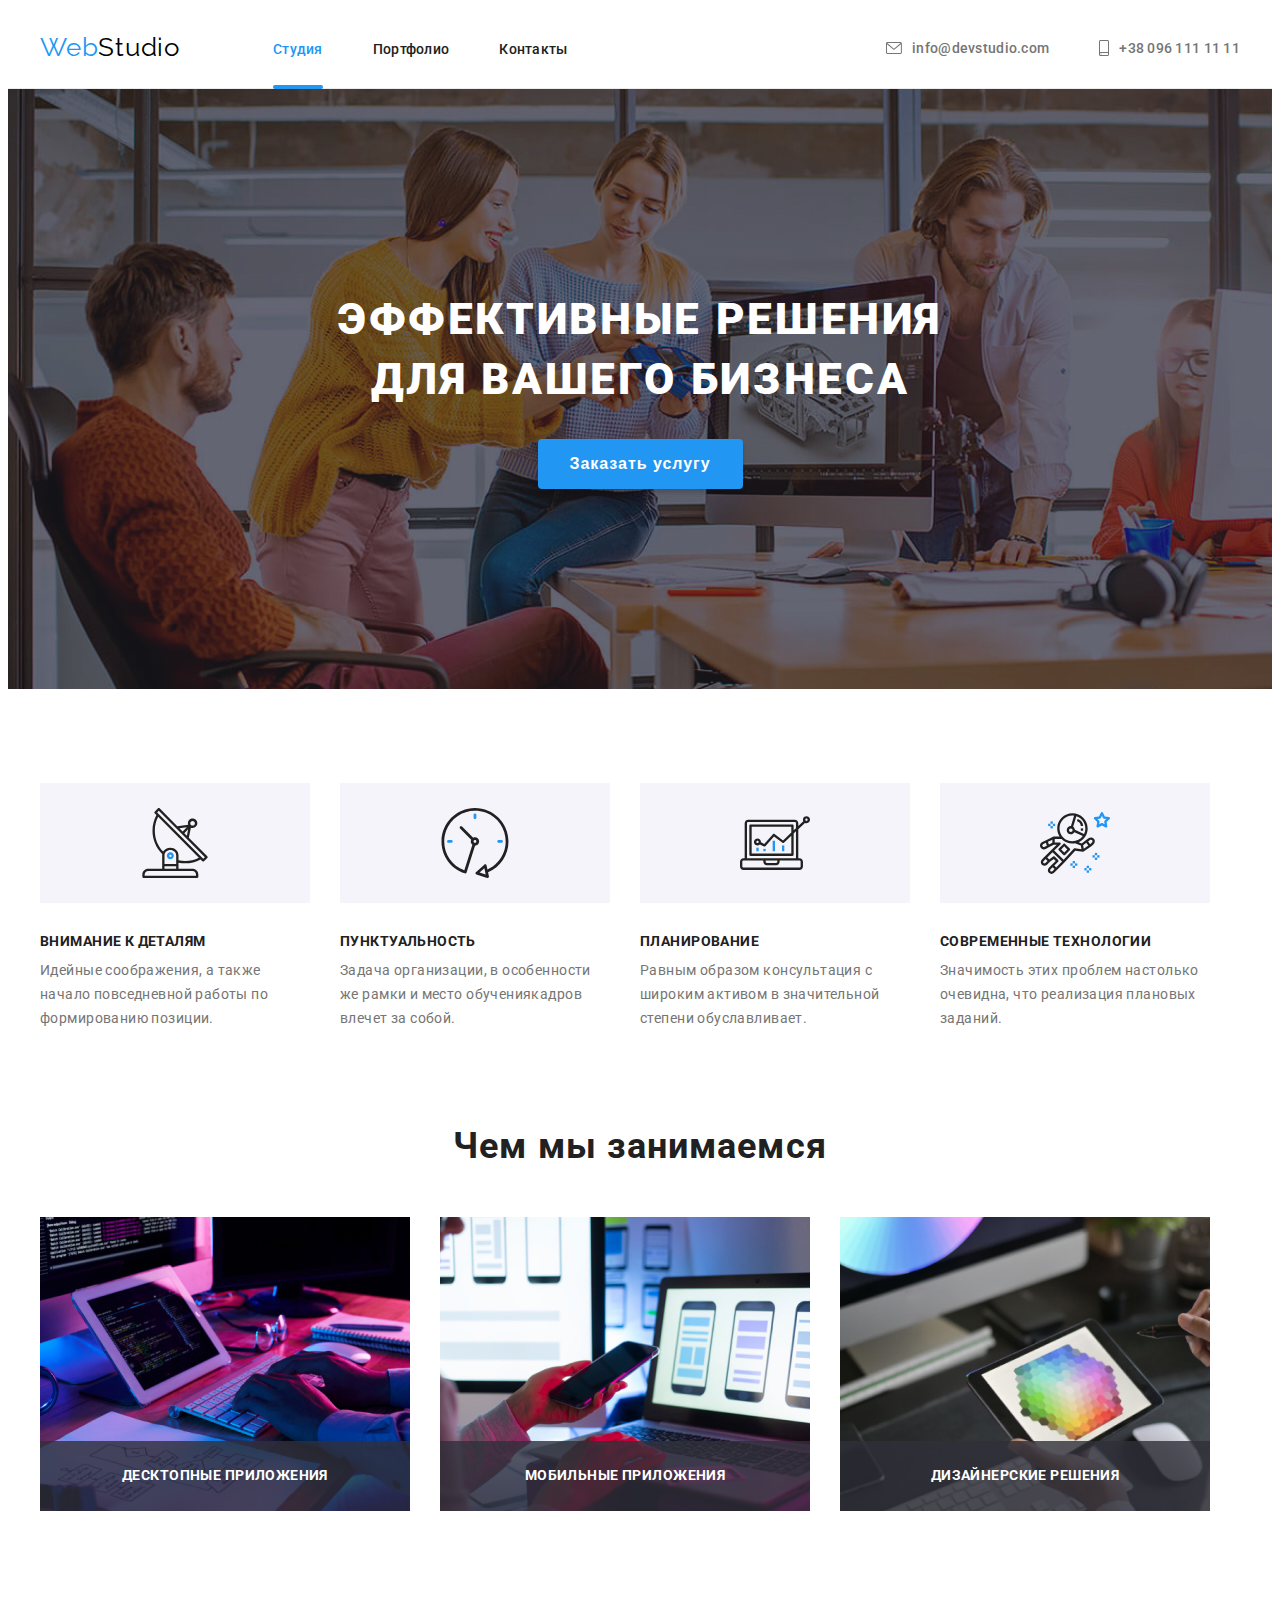
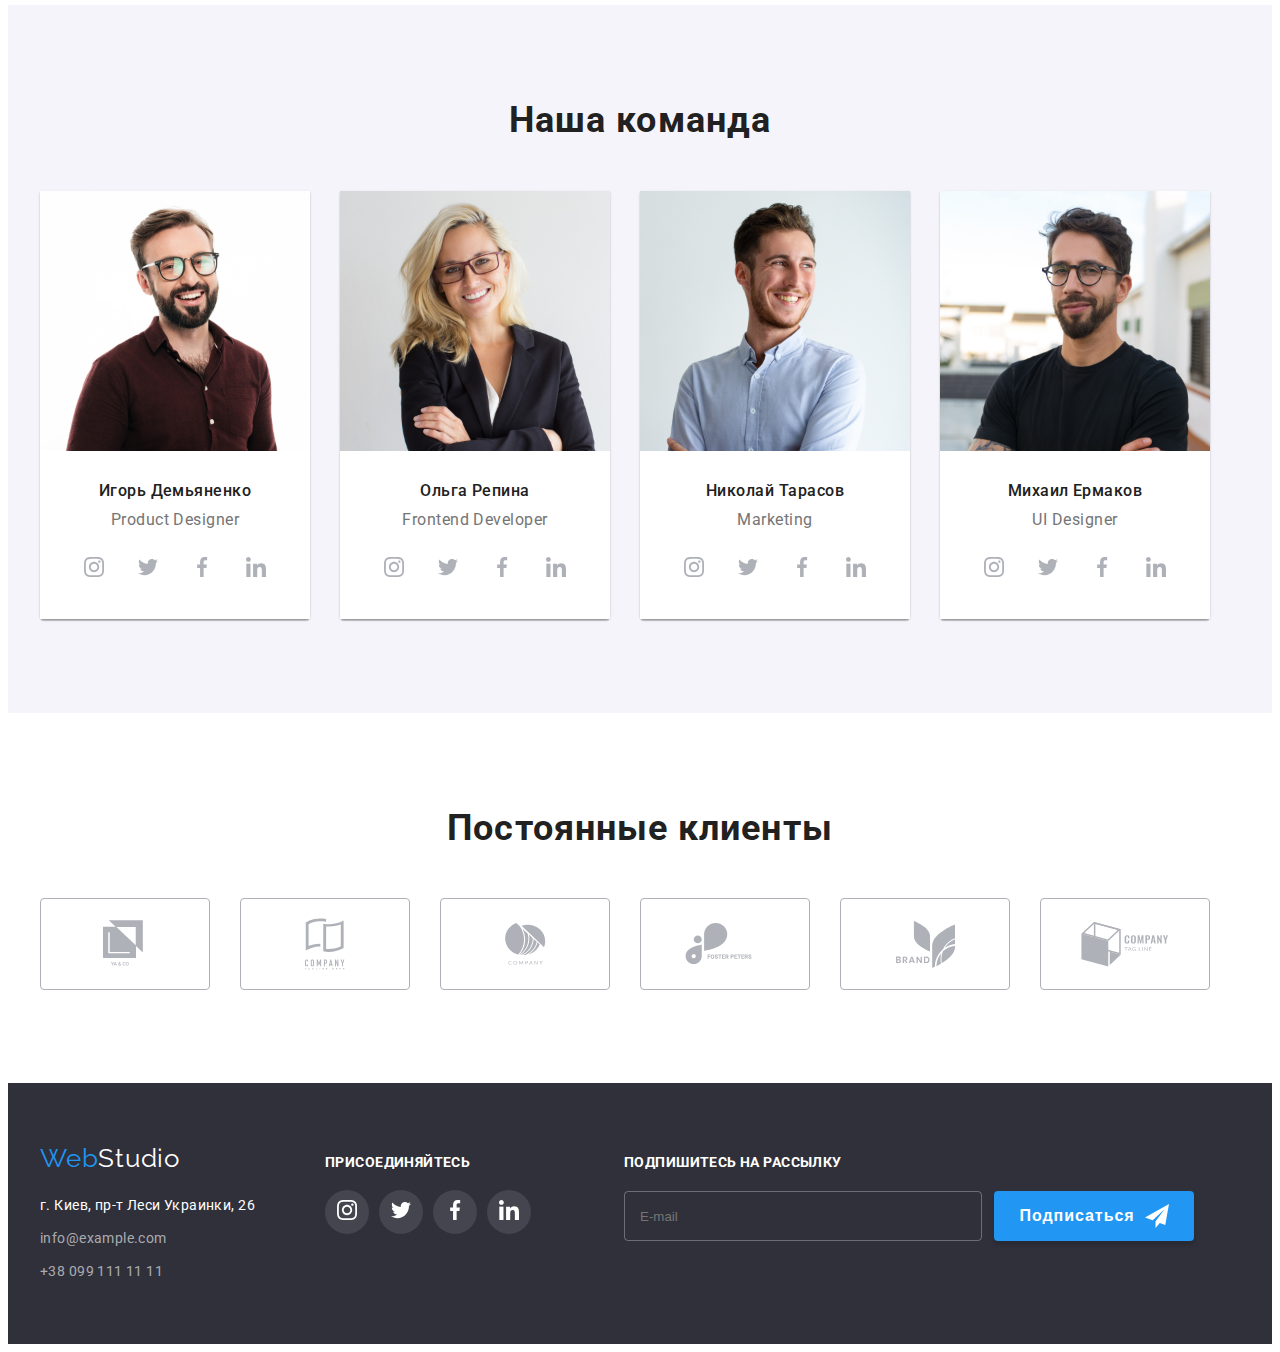
<file: index.html>
<!DOCTYPE html>
<html lang="ru">
<head>
    <meta charset="UTF-8">
    <meta name="viewport" content="width=device-width, initial-scale=1.0">
    <title>WebStudio</title>
    <link rel="stylesheet" href="https://cdnjs.cloudflare.com/ajax/libs/modern-normalize/1.0.0/modern-normalize.min.css"
        integrity="sha512-ISS7cAi1PEhQ8jnbJpJZMd29NlhNj4AWYyLOSp2CE/CsHxTCu+r+t0D2yoJudVrd0/8fTVPUVDzY5Tvli75u/g=="
        crossorigin="anonymous" />
    <link rel="preconnect" href="https://fonts.gstatic.com">
    <link href="https://fonts.googleapis.com/css2?family=Raleway:wght@700&family=Roboto:wght@400;500;700;900&display=swap"
        rel="stylesheet">
    <link rel="stylesheet" href="./css/styles.css">
</head>
<body>
    <header class="header">
        <div class="container">
            <nav class="navigation">
                <a class="navigation-logo link" href="#">
                    <span class="logo-color-web">Web</span>Studio
                </a>
                <ul class="nav-list list">
                    <li class="nav-list-item">
                        <a class="nav-link accent link" href="./index.html">Студия</a>
                    </li>
                    <li class="nav-list-item">
                        <a class="nav-link link" href="./portfolio.html">Портфолио</a>
                    </li>
                    <li class="nav-list-item">
                        <a class="nav-link link" href="#">Контакты</a>
                    </li>
                </ul>
            </nav>
                <ul class="contakt-list list">
                    <li class="contakt-list-item list">
                        <a class="contakt-link link" href="mailto:info@devstudio.com">
                            <svg class="contakct-icon logo-mail">
                                <use href="./image/sprite.svg#mail"></use>
                            </svg>
                            info@devstudio.com
                        </a>
                    </li>
                    <li class="contakt-list-item list">
                        <a class="contakt-link link" href="tel:+380961111111">
                            <svg class="contakct-icon logo-tel">
                                <use href="./image/sprite.svg#smartphone"></use>
                            </svg>
                            +38 096 111 11 11

                        </a>
                    </li>
                </ul>
        </div>
    </header>
    <main>
        <!--hero--> 
        <section class="hero">
            <div class="container">
                <h1 class="header-title">Эффективные решения<br> для вашего бизнеса</h1>
                <button class="order-btn" type="button" data-modal-open>Заказать услугу</button>
            </div>
        </section>

        <!-- benefits -->
        <section class="benefits-section">
            <div class="container">
                <h2 class="visually-hidden">Преимущества</h2>
                    <ul class="benefits-list list">
                    <li class="benefits-item">
                        <div class="thumb-benefits">
                            <svg class="benefits-icon">
                                <use href="./image/sprite.svg#antenna"></use>
                            </svg>
                        </div>
                        <h3>Внимание к деталям</h3>
                        <P>
                            Идейные соображения, а также начало повседневной работы по формированию позиции.
                        </P>
                    </li>
                    <li class="benefits-item">
                        <div class="thumb-benefits">
                            <svg class="benefits-icon">
                                <use href="./image/sprite.svg#clock"></use>
                            </svg>
                        </div>
                        <h3>Пунктуальность</h3>
                        <p>
                            Задача организации, в особенности же рамки и место обучениякадров влечет за собой.
                        </p>
                    </li>
                    <li class="benefits-item">
                        <div class="thumb-benefits">
                            <svg class="benefits-icon">
                                <use href="./image/sprite.svg#diagram"></use>
                            </svg>
                        </div>
                        <h3>Планирование</h3>
                        <p>
                            Равным образом консультация с широким активом в значительной степени обуславливает.
                        </p>
                    </li>
                    <li class="benefits-item">
                        <div class="thumb-benefits">
                            <svg class="benefits-icon">
                                <use href="./image/sprite.svg#astronaut"></use>
                            </svg>
                        </div>
                        <h3>Современные технологии</h3>
                        <p>
                            Значимость этих проблем настолько очевидна, что реализация плановых заданий.
                        </p>
                    </li>
                </ul>

            </div>
            
        </section>

        <!--about-->
        <section class="section-about">
            <div class="container">
                <h2 class="section-about-title">Чем мы занимаемся</h2>
                <ul class="about-list list">
                    <li class="about-item">
                        <img src="./image/about/box1.jpg" alt="розробка ПЗ" width="370" height="294">
                        <p class="description-img">
                            ДЕСКТОПНЫЕ ПРИЛОЖЕНИЯ
                        </p>
                    </li>
                    <li class="about-item">
                        <img src="./image/about/box2.jpg" alt="адаптація під різні платформи" width="370" height="294">
                        <p class="description-img">
                            МОБИЛЬНЫЕ ПРИЛОЖЕНИЯ
                        </p>
                    </li>
                    <li class="about-item">
                        <img src="./image/about/box3.jpg" alt="розробка дизайну" width="370" height="294">
                        <p class="description-img">
                            ДИЗАЙНЕРСКИЕ РЕШЕНИЯ
                        </p>
                    </li>
                </ul>
            </div>
        </section>

        <!--team-->
        <section class="section-team">
            <div class="container">
                <h2 class="team-title">Наша команда</h2>
                <ul class="team-list list">
                    <li class="team-item">
                        <img src="./image/team/img-card-1.jpg" alt="Игорь Демьяненко" width="270" height="260">
                            <div class="developers-information">
                                <h3 class="name-developers">Игорь Демьяненко</h3>
                                <p lang="en">Product Designer</p>
                                <ul class="list-socialnetwork list">
                                    <li class="list-item-icon">
                                        <a class="social-link" href="#">
                                            <svg class="socialnetwork-link">
                                                <use href="./image/sprite.svg#instagram"></use>
                                            </svg>
                                        </a>
                                    </li>
                                    <li class="list-item-icon">
                                        <a class="social-link" href="#">
                                            <svg class="socialnetwork-link">
                                                <use href="./image/sprite.svg#twitter"></use>
                                            </svg>
                                        </a>
                                    </li>
                                    <li class="list-item-icon">
                                        <a class="social-link" href="#">
                                            <svg class="socialnetwork-link">
                                                <use href="./image/sprite.svg#facebook"></use>
                                            </svg>
                                        </a>
                                    </li>
                                    <li class="list-item-icon">
                                        <a class="social-link" href="#">
                                            <svg class="socialnetwork-link">
                                                <use href="./image/sprite.svg#linkedin"></use>
                                            </svg>
                                        </a>
                                    </li>
                                </ul>
                        </div>
                    </li>
                    <li class="team-item">
                        <img src="./image/team/img-card-2.jpg" alt="Ольга Репина" width="270" height="260">
                            <div class="developers-information">
                                <h3 class="name-developers">Ольга Репина</h3>
                                <p lang="en">Frontend Developer</p>
                                <ul class="list-socialnetwork list">
                                    <li class="list-item-icon">
                                        <a class="social-link" href="#">
                                            <svg class="socialnetwork-link">
                                                <use href="./image/sprite.svg#instagram"></use>
                                            </svg>
                                        </a>
                                    </li>
                                    <li class="list-item-icon">
                                        <a class="social-link" href="#">
                                            <svg class="socialnetwork-link">
                                                <use href="./image/sprite.svg#twitter"></use>
                                            </svg>
                                        </a>
                                    </li>
                                    <li class="list-item-icon">
                                        <a class="social-link" href="#">
                                            <svg class="socialnetwork-link">
                                                <use href="./image/sprite.svg#facebook"></use>
                                            </svg>
                                        </a>
                                    </li>
                                    <li class="list-item-icon">
                                        <a class="social-link" href="#">
                                            <svg class="socialnetwork-link">
                                                <use href="./image/sprite.svg#linkedin"></use>
                                            </svg>
                                        </a>
                                    </li>
                                </ul>
                        </div>
                    </li>
                    <li class="team-item">
                        <img src="./image/team/img-card-3.jpg" alt="Николай Тарасов" width="270" height="260">
                            <div class="developers-information">
                                <h3 class="name-developers">Николай Тарасов</h3>
                                <p lang="en">Marketing</p>
                                <ul class="list-socialnetwork list">
                                    <li class="list-item-icon">
                                        <a class="social-link" href="#">
                                            <svg class="socialnetwork-link">
                                                <use href="./image/sprite.svg#instagram"></use>
                                            </svg>
                                        </a>
                                    </li>
                                    <li class="list-item-icon">
                                        <a class="social-link" href="#">
                                            <svg class="socialnetwork-link">
                                                <use href="./image/sprite.svg#twitter"></use>
                                            </svg>
                                        </a>
                                    </li>
                                    <li class="list-item-icon">
                                        <a class="social-link" href="#">
                                            <svg class="socialnetwork-link">
                                                <use href="./image/sprite.svg#facebook"></use>
                                            </svg>
                                        </a>
                                    </li>
                                    <li class="list-item-icon">
                                        <a class="social-link" href="#">
                                            <svg class="socialnetwork-link">
                                                <use href="./image/sprite.svg#linkedin"></use>
                                            </svg>
                                        </a>
                                    </li>
                                </ul>
                        </div>
                    </li>
                    <li class="team-item">
                        <img src="./image/team/img-card-4.jpg" alt="Михаил Ермаков" width="270" height="260">
                            <div class="developers-information">
                                <h3 class="name-developers">Михаил Ермаков</h3>
                                <p lang="en">UI Designer</p>
                                <ul class="list-socialnetwork list">
                                    <li class="list-item-icon">
                                        <a class="social-link" href="#">
                                            <svg class="socialnetwork-link">
                                                <use href="./image/sprite.svg#instagram"></use>
                                            </svg>
                                        </a>
                                    </li>
                                    <li class="list-item-icon">
                                        <a class="social-link" href="#">
                                            <svg class="socialnetwork-link">
                                                <use href="./image/sprite.svg#twitter"></use>
                                            </svg>
                                        </a>
                                    </li>
                                    <li class="list-item-icon">
                                        <a class="social-link" href="#">
                                            <svg class="socialnetwork-link">
                                                <use href="./image/sprite.svg#facebook"></use>
                                            </svg>
                                        </a>
                                    </li>
                                    <li class="list-item-icon">
                                        <a class="social-link" href="#">
                                            <svg class="socialnetwork-link">
                                                <use href="./image/sprite.svg#linkedin"></use>
                                            </svg>
                                        </a>
                                    </li>
                                </ul>
                        </div>
                    </li>
                </ul>
            </div>
        </section>
        <section class="client-section">
            <div class="container">
                <h2 class="team-title">Постоянные клиенты</h2>
                <ul class="list-client list">
                    <li class="list-item-client">
                        <a class="client-link" href="#">
                        <svg class="client-icon logo1">
                            <use href="./image/sprite.svg#logo1"></use>
                        </svg>
                        </a>
                    </li>
                    <li class="list-item-client">
                        <a class="client-link" href="#">
                            <svg class="client-icon logo2">
                                <use href="./image/sprite.svg#logo2"></use>
                            </svg>
                        </a>
                    </li>
                    <li class="list-item-client">
                        <a class="client-link" href="#">
                            <svg class="client-icon logo3">
                                <use href="./image/sprite.svg#logo3"></use>
                            </svg>
                        </a>
                    </li>
                    <li class="list-item-client">
                        <a class="client-link" href="#">
                            <svg class="client-icon logo4" >
                                <use href="./image/sprite.svg#logo4" ></use>
                            </svg>
                        </a>
                    </li>
                    <li class="list-item-client">
                        <a class="client-link" href="#">
                            <svg class="client-icon logo5" >
                                <use href="./image/sprite.svg#logo5"></use>
                            </svg>
                        </a>
                    </li>
                    <li class="list-item-client">
                        <a class="client-link" href="#">
                            <svg class="client-icon logo6">
                                <use href="./image/sprite.svg#logo6" ></use>
                            </svg>
                        </a>
                    </li>
                </ul>
            </div>
        </section>
    </main>
    <footer>
        <div class="container">
            <div class="footer-address">
            <a class="footer-logo-link link" href="#" lang="en"><span class="logo-color-web">Web</span>Studio</a>
            <address class="footer-address">
                <ul class="address-list-str list">
                    <li class="address-item">
                        <a class="address-str link" href="https://goo.gl/maps/5zfJ5Nwy4ZWv2nnCA" target="_blank">г. Киев, пр-т Леси Украинки, 26</a>
                    </li>
                    <li class="address-item">
                        <a class="address-mail link" href="mailto:info@example.com">info@example.com</a>
                    </li>
                    <li class="address-item">
                        <a class="address-tel link" href="tel:+380991111111">+38 099 111 11 11</a>
                    </li>
                </ul>
            </address>
            </div>
            <div class="footer-social">
            <p class="title-footer-social">присоединяйтесь</p>
            <ul class="list-socialnetwork list">
                <li class="list-item-icon footer-social-link">
                    <a href="#">
                        <svg class="socialnetwork-link-footer">
                            <use href="./image/sprite.svg#instagram"></use>
                        </svg>
                    </a>
                </li>
                <li class="list-item-icon footer-social-link">
                    <a href="#">
                        <svg class="socialnetwork-link-footer">
                            <use href="./image/sprite.svg#twitter"></use>
                        </svg>
                    </a>
                </li>
                <li class="list-item-icon footer-social-link">
                    <a href="#">
                        <svg class="socialnetwork-link-footer">
                            <use href="./image/sprite.svg#facebook"></use>
                        </svg>
                    </a>
                </li>
                <li class="list-item-icon footer-social-link">
                    <a href="#">
                        <svg class="socialnetwork-link-footer">
                            <use href="./image/sprite.svg#linkedin"></use>
                        </svg>
                    </a>
                </li>
            </ul>
            </div>
<div class="input-footer">
    <b class="title-footer-social">ПОДПИШИТЕСЬ НА РАССЫЛКУ</b>
    <form action="#" class="footer-form">
        <input class="input-mail-footer" type="email" name="mail-user-subscription" placeholder="E-mail">
        <button class="footer-modal-btn" type="submit">Подписаться
            <svg class="icon-telegr-btn">
                <use href="./image/sprite.svg#icon-telegram"></use>
            </svg>
        </button>

    </form>

</div>

        </div>
    </footer>
    <div class="backdrop is-hidden" data-modal>
        <div class="modal">
            <button type="button" class="modal-close-btn" data-modal-close>
                <svg class="icon-close">
                    <use href="./image/sprite.svg#close"></use>
                </svg>
            </button>
            <form action="#" class="modal-form">
            <b class="modal-title">Оставьте свои данные, мы вам перезвоним</b>
                <label class="modal-form-input-label">
                    Имя
                    <span class="modal-form-input-wrapper">
                        <input type="text" name="user-name" class="modal-form-input">
                        <svg class="modal-form-icon">
                            <use href="./image/sprite.svg#icon-men"></use>
                        </svg>
                    </span>
                </label>
            
                <label class="modal-form-input-label">
                    Телефон
                    <span class="modal-form-input-wrapper">
                        <input type="tel" name="user-phone" class="modal-form-input">
                        <svg class="modal-form-icon">
                            <use href="./image/sprite.svg#icon-tel"></use>
                        </svg>
                    </span>
                </label>

                <label class="modal-form-input-label">
                    Почта
                    <span class="modal-form-input-wrapper">
                        <input type="email" name="user-mail" class="modal-form-input">
                        <svg class="modal-form-icon">
                            <use href="./image/sprite.svg#icon-mail"></use>
                        </svg>
                    </span>
                </label>
            
                <label class="modal-form-input-label">
                    Комментарий
                    <textarea name="user-message" class="modal-form-message" placeholder="Введите текст"></textarea>
                </label>
            
                <input type="checkbox" name="user-policy" id="policy-check" class="modal-form-check-policy visually-hidden">
                <label for="policy-check" class="modal-form-label-policy">Соглашаюсь с рассылкой и принимаю <a href="">Условия
                        договора</a> </label>
                <button type="submit" class="order-btn-modal">отправить</button>
            </form>
        </div>
    </div>
    <script src="./js/modal.js"></script>
</body>
</html>
</file>
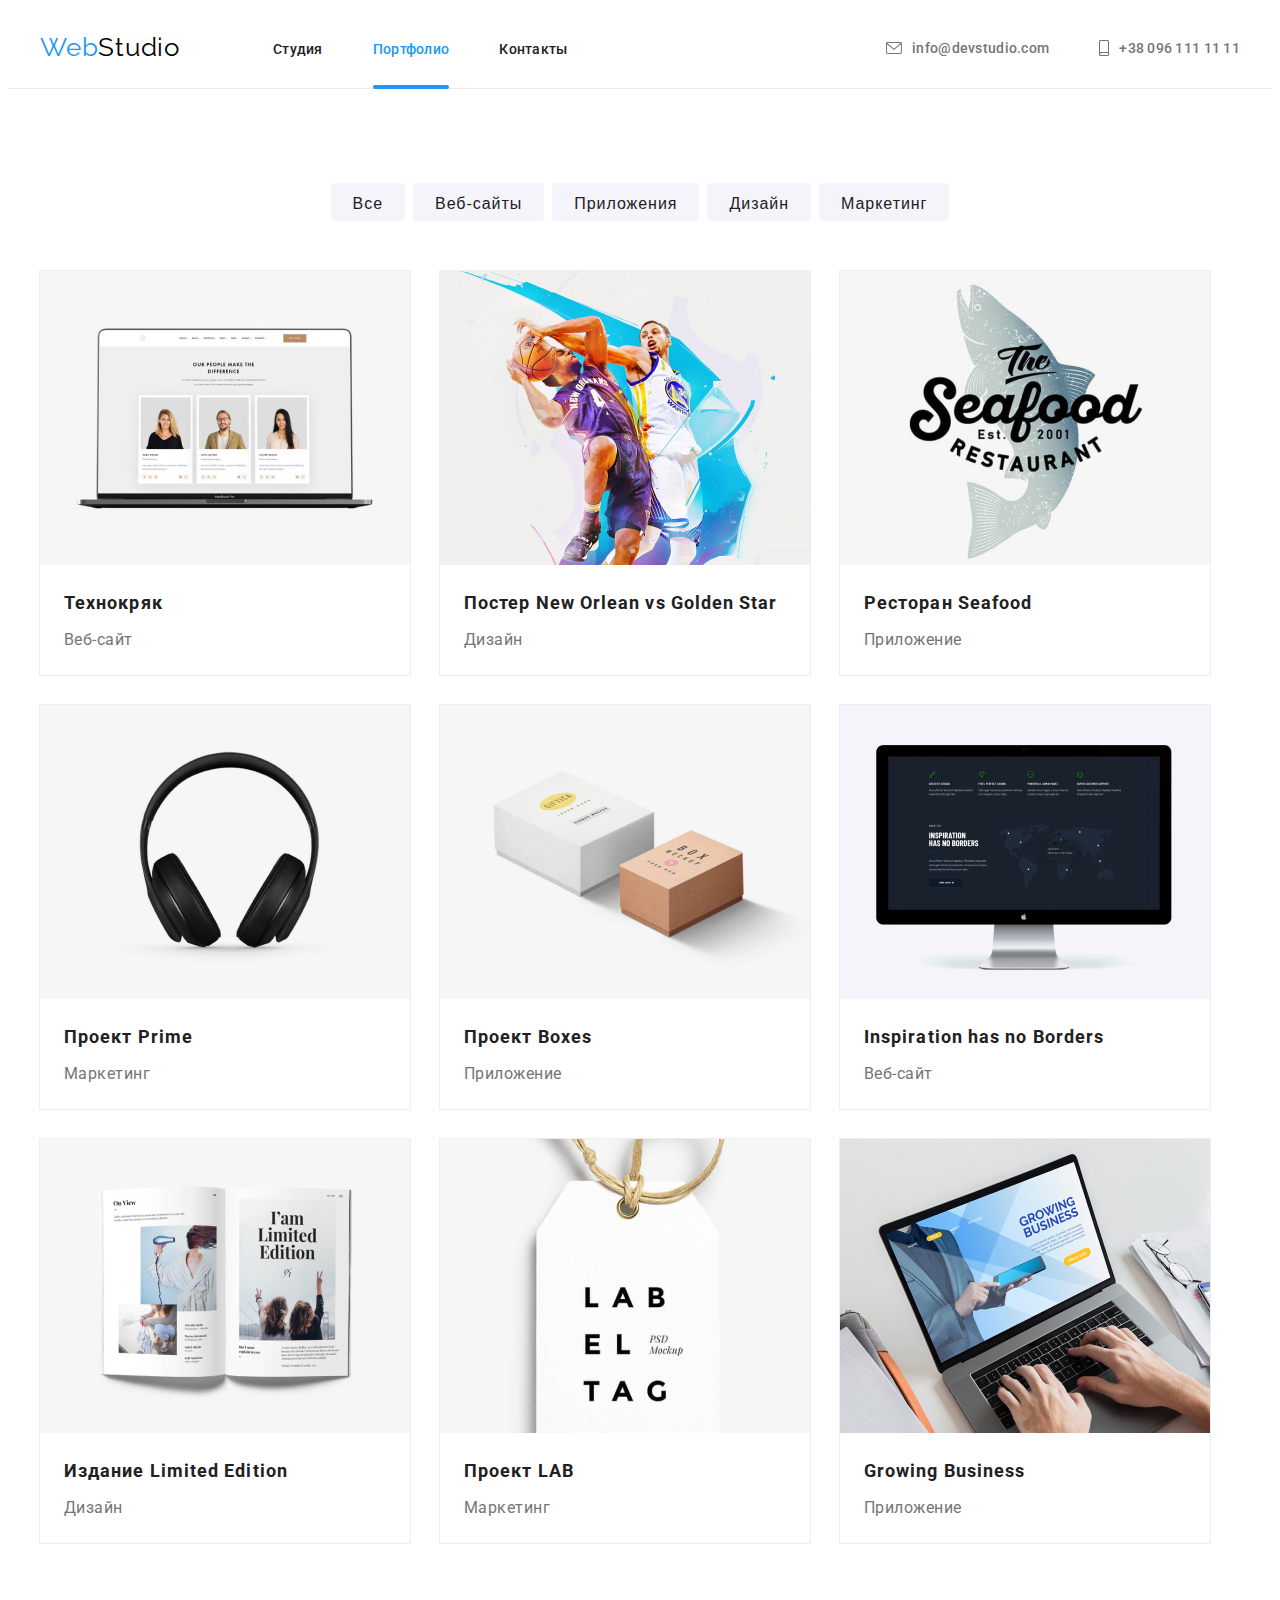
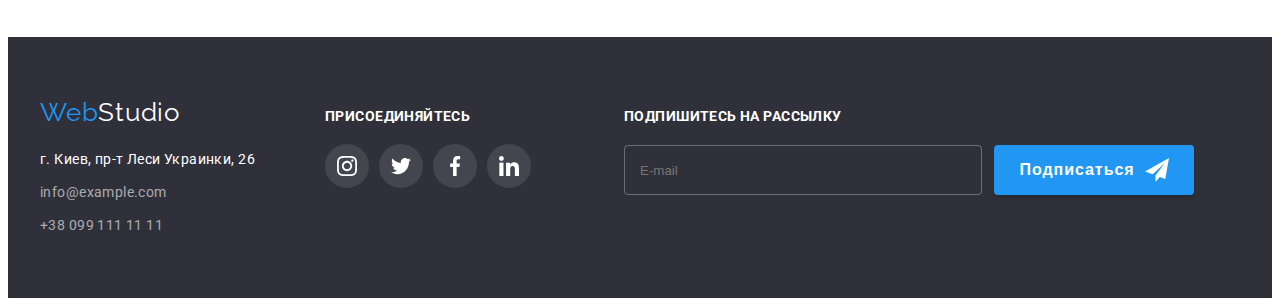
<file: portfolio.html>
<!DOCTYPE html>
<html lang="ru">

<head>
    <meta charset="UTF-8">
    <meta name="viewport" content="width=device-width, initial-scale=1.0">
    <title>WebStudio</title>
    <link rel="stylesheet" href="https://cdnjs.cloudflare.com/ajax/libs/modern-normalize/1.0.0/modern-normalize.min.css"
        integrity="sha512-ISS7cAi1PEhQ8jnbJpJZMd29NlhNj4AWYyLOSp2CE/CsHxTCu+r+t0D2yoJudVrd0/8fTVPUVDzY5Tvli75u/g=="
        crossorigin="anonymous" />
    <link rel="preconnect" href="https://fonts.gstatic.com">
    <link href="https://fonts.googleapis.com/css2?family=Raleway:wght@700&family=Roboto:wght@400;500;700;900&display=swap"
        rel="stylesheet">
    <link rel="stylesheet" href="./css/styles.css">
</head>

<body>
    <header class="header">
        <div class="container">
            <nav class="navigation">
                <a class="navigation-logo link" href="#">
                    <span class="logo-color-web">Web</span>Studio
                </a>
                <ul class="nav-list list">
                    <li class="nav-list-item">
                        <a class="nav-link link" href="./index.html">Студия</a>
                    </li>
                    <li class="nav-list-item">
                        <a class="nav-link accent link" href="./portfolio.html">Портфолио</a>
                    </li>
                    <li class="nav-list-item">
                        <a class="nav-link link" href="#">Контакты</a>
                    </li>
                </ul>
            </nav>
                <ul class="contakt-list list">
                    <li class="contakt-list-item list">
                        <a class="contakt-link link" href="mailto:info@devstudio.com">
                            <svg class="contakct-icon logo-mail">
                                <use href="./image/sprite.svg#mail"></use>
                            </svg>
                            info@devstudio.com
                        </a>
                    </li>
                    <li class="contakt-list-item list">
                        <a class="contakt-link link" href="tel:+380961111111">
                            <svg class="contakct-icon logo-tel">
                                <use href="./image/sprite.svg#smartphone"></use>
                            </svg>
                            +38 096 111 11 11
                
                        </a>
                    </li>
                </ul>
        </div>
    </header>
    <main>
            <section class="my-work">
                <div class="container">
                <h1 class="visually-hidden">Нашы работы</h1>
                <ul class="list-button list">
                    <li class="button-item">
                        <button class="button-title" type="button">Все</button>
                    </li>
                    <li class="button-item">
                        <button class="button-title" type="button">Веб-сайты</button>
                    </li>
                    <li class="button-item">
                        <button class="button-title" type="button">Приложения</button>
                    </li>
                    <li class="button-item">
                        <button class="button-title" type="button">Дизайн</button>
                    </li>
                    <li class="button-item">
                        <button class="button-title" type="button">Маркетинг</button>
                    </li>
                </ul>
                <ul class="my-work-list list">
                    <li class="my-work-item list">
                        <a class="my-work-link link" href="#">
                            <div class="img-wraper">
                                <img src="./image/our-works/laptop.jpg" alt="ноутбук" width="370" height="294">
                            <p class="overlay">
                                Технокряк это современная площадка распространения коронавируса. Компании используют эту платформу для цифрового
                                шпионажа и атак на защищённые сервера конкурентов.
                            </p>
                            </div>
                                <div class="description-my-work">
                                    <h2 class="my-work-title">Технокряк</h2>
                                <p class="my-work-text">Веб-сайт</p>
                        </div>
                            </a>
                    </li>
                    <li class="my-work-item list">
                        <a class="my-work-link link" href="#">
                            <div class="img-wraper">
                            <img src="./image/our-works/basketball-players.jpg" alt="баскетболисты" width="370" height="294">
                            <p class="overlay">
                                Технокряк это современная площадка распространения коронавируса. Компании используют эту платформу для цифрового
                                шпионажа и атак на защищённые сервера конкурентов.
                            </p>
                        </div>
                                <div class="description-my-work">
                                    <h2 class="my-work-title">Постер <span lang="en">New Orlean vs Golden Star</span></h2>
                                <p class="my-work-text">Дизайн</p>
                        </div>
                            </a>
                    </li>
                    <li class="my-work-item list">
                        <a class="my-work-link link" href="#">
                            <div class="img-wraper">
                                <img src="./image/our-works/logo-rest.jpg" alt="логотип" width="370" height="294">
                                <p class="overlay">
                                    Технокряк это современная площадка распространения коронавируса. Компании используют эту платформу для цифрового
                                    шпионажа и атак на защищённые сервера конкурентов.
                                </p>
                            </div>
                            
                                <div class="description-my-work">
                                    <h2 class="my-work-title">Ресторан <span lang="en">Seafood</span></h2>
                                 <p class="my-work-text">Приложение</p>
                        </div>
                                </a>
                    </li>
                    <li class="my-work-item list">
                        <a class="my-work-link link" href="#">
                            <div class="img-wraper">
                                <img src="./image/our-works/headphone.jpg" alt="наушники" width="370" height="294">
                                <p class="overlay">
                                    Технокряк это современная площадка распространения коронавируса. Компании используют эту платформу для цифрового
                                    шпионажа и атак на защищённые сервера конкурентов.
                                </p>
                            </div>
                                <div class="description-my-work">
                                    <h2 class="my-work-title">Проект <span lang="en">Prime</span></h2>
                                <p class="my-work-text">Маркетинг</p>  
                        </div>
                            </a>                            
                    </li>
                    <li class="my-work-item list">
                        <a class="my-work-link link" href="#">
                            <div class="img-wraper">
                                <img src="./image/our-works/box.jpg" alt="коробки" width="370" height="294">
                                <p class="overlay">
                                    Технокряк это современная площадка распространения коронавируса. Компании используют эту платформу для цифрового
                                    шпионажа и атак на защищённые сервера конкурентов.
                                </p>
                            </div>
                            
                                <div class="description-my-work">
                                    <h2 class="my-work-title">Проект <span lang="en">Boxes</span></h2>
                                <p class="my-work-text">Приложение</p>
                        </div>
                            </a>                            
                    </li>
                    <li class="my-work-item list">
                        <a class="my-work-link link" href="#">
                            <div class="img-wraper">
                                <img src="./image/our-works/monitor.jpg" alt="монитор" width="370" height="294">
                                <p class="overlay">
                                    Технокряк это современная площадка распространения коронавируса. Компании используют эту платформу для цифрового
                                    шпионажа и атак на защищённые сервера конкурентов.
                                </p>
                            </div>
                            
                                <div class="description-my-work">
                                    <h2 class="my-work-title" lang="en">Inspiration has no Borders</h2>
                                <p class="my-work-text">Веб-сайт</p>
                        </div>
                            </a>                         
                    </li>
                    <li class="my-work-item list">
                        <a class="my-work-link link" href="#">
                            <div class="img-wraper">
                                <img src="./image/our-works/book.jpg" alt="книга" width="370" height="294">
                                <p class="overlay">
                                    Технокряк это современная площадка распространения коронавируса. Компании используют эту платформу для цифрового
                                    шпионажа и атак на защищённые сервера конкурентов.
                                </p>
                            </div>
                            
                                <div class="description-my-work">
                                    <h2 class="my-work-title">Издание <span lang="en">Limited Edition</span></h2>
                                <p class="my-work-text">Дизайн</p>
                        </a>                        
                    </li>
                    <li class="my-work-item list">
                        <a class="my-work-link link" href="#">
                            <div class="img-wraper">
                                <img src="./image/our-works/label.jpg" alt="ярлык" width="370" height="294">
                                <p class="overlay">
                                    Технокряк это современная площадка распространения коронавируса. Компании используют эту платформу для цифрового
                                    шпионажа и атак на защищённые сервера конкурентов.
                                </p>
                            </div>
                            
                                <div class="description-my-work">
                                    <h2 class="my-work-title">Проект <span lang="en">LAB</span></h2>
                                <p class="my-work-text">Маркетинг</p>
                        </div>
                            </a>                           
                    </li>
                    <li class="my-work-item list">
                        <a class="my-work-link link" href="#">
                            <div class="img-wraper">
                                <img src="./image/our-works/working-laptop.jpg" alt="работа на ноутбуке" width="370" height="294">
                                <p class="overlay">
                                    Технокряк это современная площадка распространения коронавируса. Компании используют эту платформу для цифрового
                                    шпионажа и атак на защищённые сервера конкурентов.
                                </p>
                            </div>
                            
                                <div class="description-my-work">
                                    <h2 class="my-work-title" lang="en">Growing Business</h2>
                                <p class="my-work-text">Приложение</p>
                        </div>
                            </a>
                    </li>
                </ul>
                </div>
            </section>
        </main>

    <footer>
        <div class="container">
            <div class="footer-address">
                <a class="footer-logo-link link" href="#" lang="en"><span class="logo-color-web">Web</span>Studio</a>
                <address class="footer-address">
                    <ul class="address-list-str list">
                        <li class="address-item">
                            <a class="address-str link" href="https://goo.gl/maps/5zfJ5Nwy4ZWv2nnCA" target="_blank">г.
                                Киев, пр-т Леси Украинки, 26</a>
                        </li>
                        <li class="address-item">
                            <a class="address-mail link" href="mailto:info@example.com">info@example.com</a>
                        </li>
                        <li class="address-item">
                            <a class="address-tel link" href="tel:+380991111111">+38 099 111 11 11</a>
                        </li>
                    </ul>
                </address>
            </div>
            <div class="footer-social">
                <h2 class="title-footer-social">присоединяйтесь</h2>
                <ul class="list-socialnetwork list">
                    <li class="list-item-icon footer-social-link">
                        <a class="icon" href="#">
                            <svg class="socialnetwork-link-footer">
                                <use href="./image/sprite.svg#instagram"></use>
                            </svg>
                        </a>
                    </li>
                    <li class="list-item-icon footer-social-link">
                        <a class="icon" href="#">
                            <svg class="socialnetwork-link-footer">
                                <use href="./image/sprite.svg#twitter"></use>
                            </svg>
                        </a>
                    </li>
                    <li class="list-item-icon footer-social-link">
                        <a class="icon" href="#">
                            <svg class="socialnetwork-link-footer">
                                <use href="./image/sprite.svg#facebook"></use>
                            </svg>
                        </a>
                    </li>
                    <li class="list-item-icon footer-social-link">
                        <a class="icon" href="#">
                            <svg class="socialnetwork-link-footer">
                                <use href="./image/sprite.svg#linkedin"></use>
                            </svg>
                        </a>
                    </li>
                </ul>
            </div>
            <div class="input-footer">
                <b class="title-footer-social">ПОДПИШИТЕСЬ НА РАССЫЛКУ</b>
                <form action="#" class="footer-form">
                    <input class="input-mail-footer" type="email" name="mail-user-subscription" placeholder="E-mail">
                    <button class="footer-modal-btn" type="submit">Подписаться
                        <svg class="icon-telegr-btn">
                            <use href="./image/sprite.svg#icon-telegram"></use>
                        </svg>
                    </button>
            
                </form>
            
            </div>
        </div>

        
    </footer>
</body>

</html>
</file>
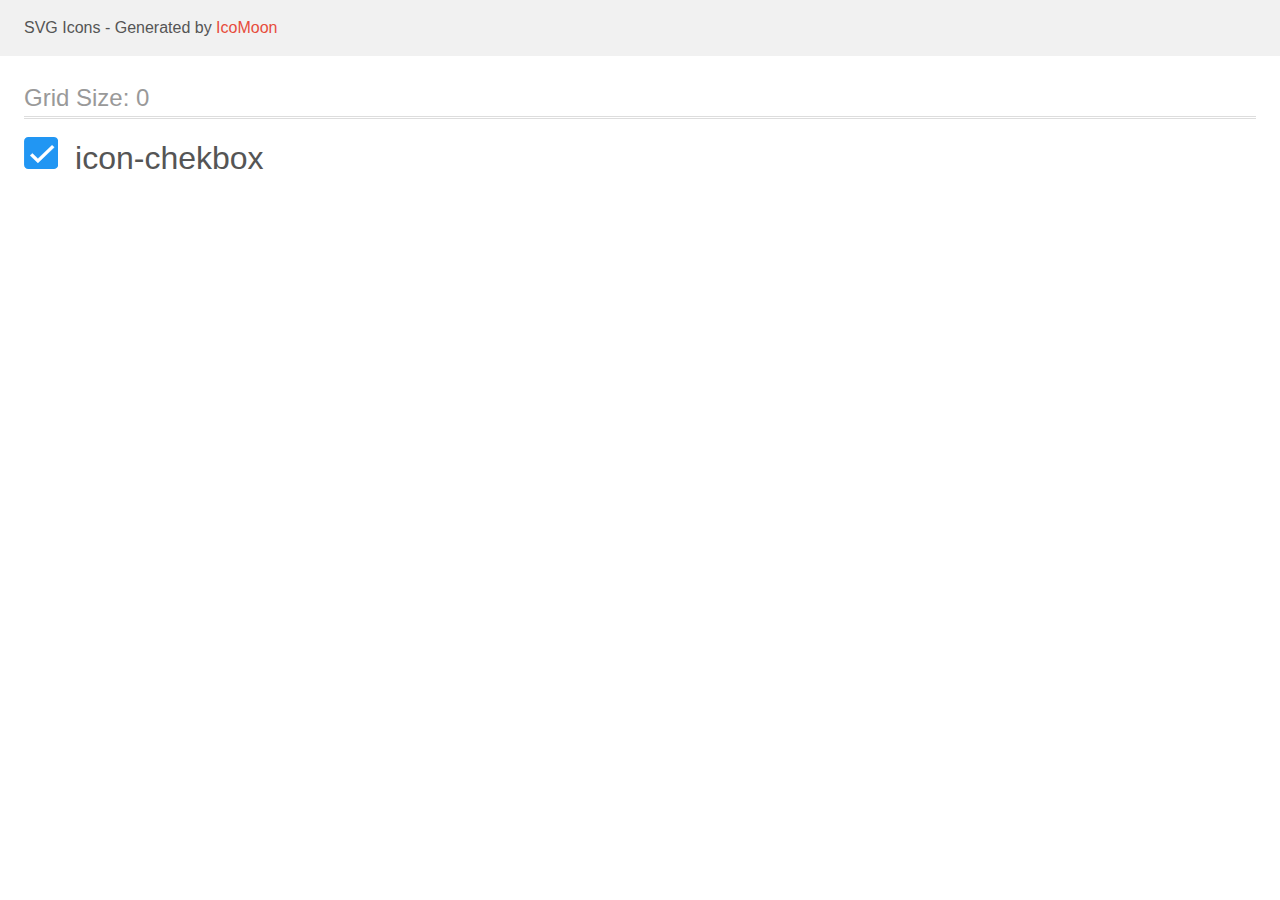
<file: image/chekbox/demo.html>
<!doctype html>
<html>
<head>
    <title>IcoMoon - SVG Icons</title>
    <meta charset="utf-8">
    <meta name="viewport" content="width=device-width, initial-scale=1">
    <link rel="stylesheet" href="demo-files/demo.css">
    <link rel="stylesheet" href="style.css">
</head>
<body>
<svg aria-hidden="true" style="position: absolute; width: 0; height: 0; overflow: hidden;" version="1.1" xmlns="http://www.w3.org/2000/svg" xmlns:xlink="http://www.w3.org/1999/xlink">
<defs>
<symbol id="icon-chekbox" viewBox="0 0 34 32">
<path fill="#2196f3" style="fill: var(--color1, #2196f3)" d="M4.267 0h25.6c2.356 0 4.267 1.91 4.267 4.267v23.467c0 2.356-1.91 4.267-4.267 4.267h-25.6c-2.356 0-4.267-1.91-4.267-4.267v-23.467c0-2.356 1.91-4.267 4.267-4.267z"></path>
<path fill="#fff" style="fill: var(--color2, #fff); stroke: var(--color2, #fff)" stroke="#fff" stroke-linejoin="miter" stroke-linecap="butt" stroke-miterlimit="4" stroke-width="0.4267" d="M8.442 16.537l-0.147-0.14-2.205 2.088 7.767 7.41 16.318-15.567-2.19-2.089-14.128 13.465-5.416-5.167z"></path>
</symbol>
</defs>
</svg>

<header class="bgc1 clearfix">
<div class="mhl">
    <p>SVG Icons - Generated by <a href="https://icomoon.io/app">IcoMoon</a></p>
</div>
</header>
    <div class="clearfix mhl ptl">
        <h1 class="mvm mtn fgc1">Grid Size: 0</h1>
        <div class="glyph fs1">
            <div class="clearfix pbs">
                <svg class="icon icon-chekbox"><use xlink:href="#icon-chekbox"></use></svg><span class="name"> icon-chekbox</span>
            </div>
        </div>
  </div>
<script defer src="svgxuse.js"></script>
</body>
</html>
</file>
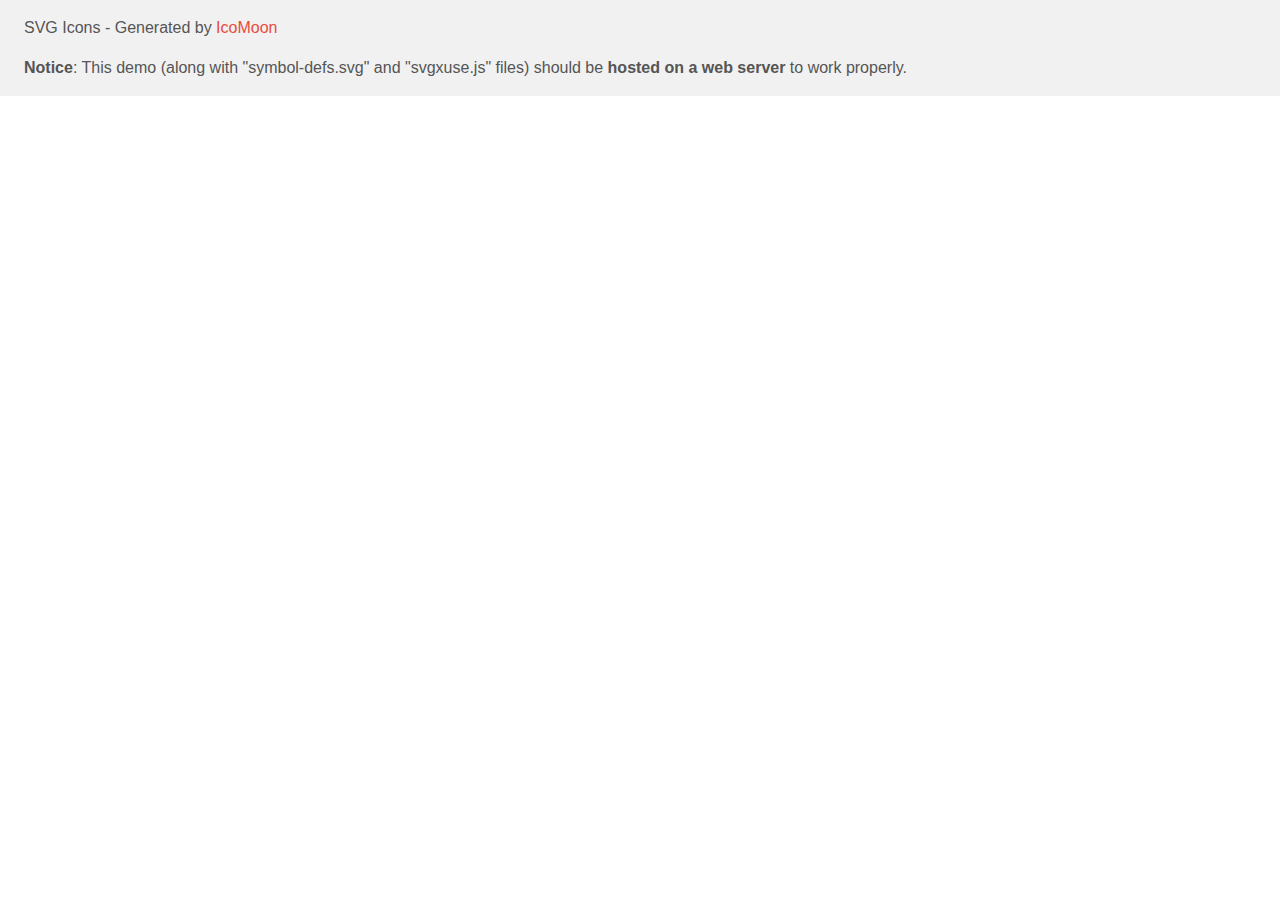
<file: image/icomoon/demo-external-svg.html>
<!doctype html>
<html>
<head>
    <title>IcoMoon - SVG Icons</title>
    <meta charset="utf-8">
    <meta name="viewport" content="width=device-width, initial-scale=1">
    <link rel="stylesheet" href="demo-files/demo.css">
    <link rel="stylesheet" href="style.css">
</head>
<body>
<header class="bgc1 clearfix">
<div class="mhl">
    <p>SVG Icons - Generated by <a href="https://icomoon.io/app">IcoMoon</a></p><p><strong>Notice</strong>: This demo (along with "symbol-defs.svg" and "svgxuse.js" files) should be <b>hosted on a web server</b> to work properly.</p>
</div>
</header>
<script defer src="svgxuse.js"></script>
</body>
</html>
</file>
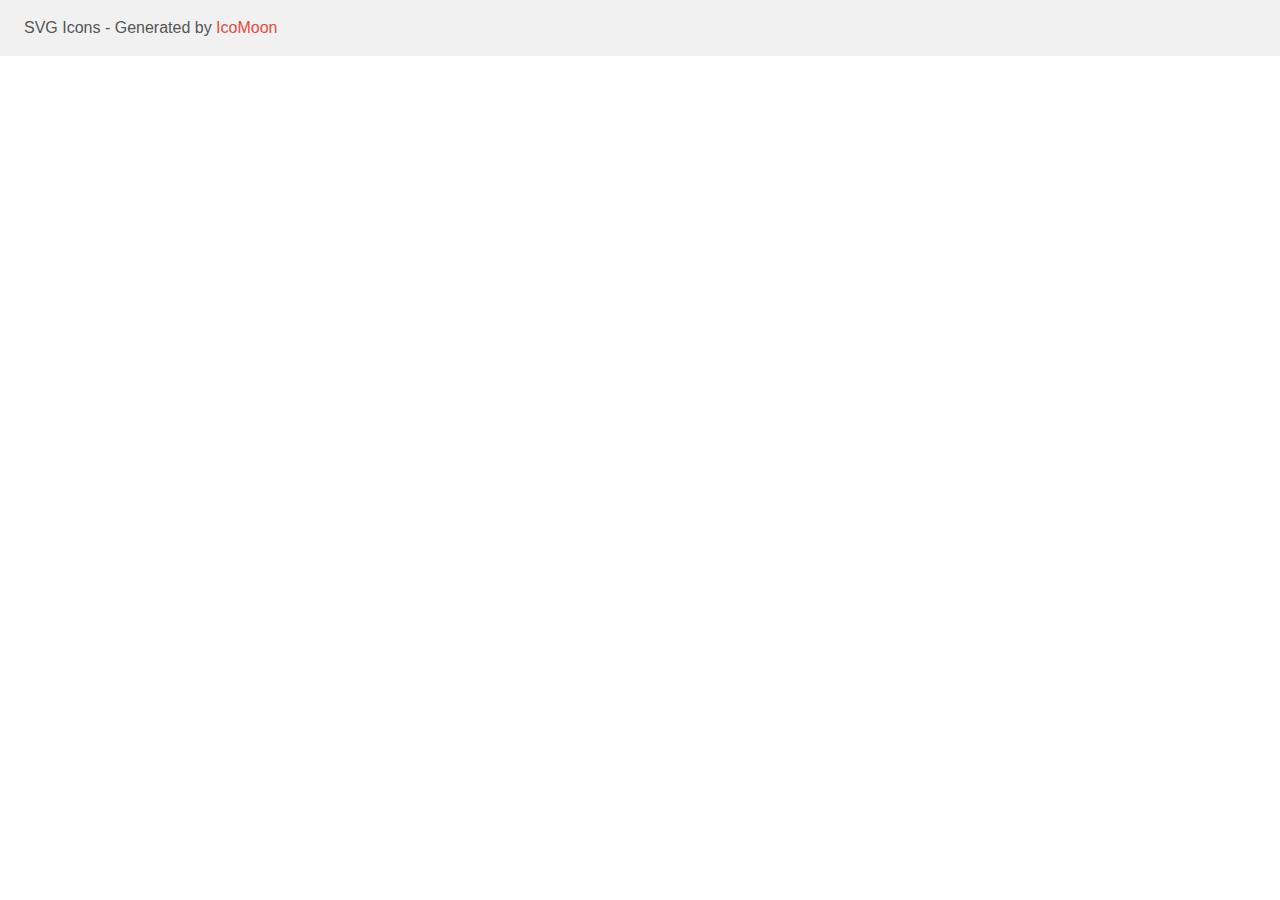
<file: image/icomoon/demo.html>
<!doctype html>
<html>
<head>
    <title>IcoMoon - SVG Icons</title>
    <meta charset="utf-8">
    <meta name="viewport" content="width=device-width, initial-scale=1">
    <link rel="stylesheet" href="demo-files/demo.css">
    <link rel="stylesheet" href="style.css">
</head>
<body>
<svg aria-hidden="true" style="position: absolute; width: 0; height: 0; overflow: hidden;" version="1.1" xmlns="http://www.w3.org/2000/svg" xmlns:xlink="http://www.w3.org/1999/xlink">
<defs>
</defs>
</svg>

<header class="bgc1 clearfix">
<div class="mhl">
    <p>SVG Icons - Generated by <a href="https://icomoon.io/app">IcoMoon</a></p>
</div>
</header>
<script defer src="svgxuse.js"></script>
</body>
</html>
</file>
<file: css/styles.css>
/* колір тексту абзаців #757575 */
/* колір тексту заголовків #212121 8 */
/* колір фокусу #2196F3 */
/* колір фону шапки та підвалу #2F303A */
/* колір фону сторінки  #E5E5E5 */
/* колір фону секції "наша команда #F5F4FA */

:root {
  --primary-text-color: #757575;
  --secondary-text-color: #212121;
  --accent-color: #2196f3;
  --primary-icon-color: #afb1b8;
  --background-icon-footer-color: rgba(255, 255, 255, 0.1);
  --primary-footer-head-color: #2f303a;
  --primary-team-color: #f5f4fa;
  --primary-black-color: #000000;
  --primary-white-color: #ffffff;
  --hover-color-btn: #188ce8;
  --primary-backgroun-color-team: #f5f4fa;
  --primary-white-transparent: rgba(255, 255, 255, 0.6);
  --primary-background-color-description-img: rgba(47, 48, 58, 0.8);
  --primary-backdrop-color: rgba(0, 0, 0, 0.2);
}

h1,
h2,
h3,
h4,
h5,
h6,
p {
  margin: 0;
}

ul,
ol {
  margin: 0;
  padding: 0;
}

img {
  display: block;
}

.link {
  text-decoration: none;
}
.list {
  list-style: none;
}

.container {
  width: 1200px;
  margin: 0 auto;
  padding-left: 15px;
  padding-right: 15px;
}

body {
  background-color: var(--primary-white-color);
  color: var(--primary-text-color);
  font-family: Roboto, sans-serif;
}
/* =====Heder===== */

.header .container {
  display: flex;
  align-items: center;
}
.navigation-logo {
  padding-top: 24px;
  padding-bottom: 25px;
}
.navigation {
  display: flex;
  align-items: center;
}

.nav-list {
  display: flex;
  align-items: center;
}

.contakt-link {
  display: flex;
  align-items: center;

  font-weight: 500;
  font-size: 14px;
  line-height: 1.143;
  letter-spacing: 0.02em;
  color: var(--primary-text-color);
  transition: color 250ms cubic-bezier(0.4, 0, 0.2, 1);
}

.contakct-icon {
  margin-right: 10px;
  fill: currentColor;
  transition: fill 250ms cubic-bezier(0.4, 0, 0.2, 1);
}

.contakt-link:hover,
.contakt-link:focus {
  color: var(--accent-color);
}

.contakt-link:hover .contakct-icon,
.contakt-link:focus .contakct-icon {
  fill: var(--accent-color);
}

.nav-link,
.contakt-link {
  padding: 32px 0px;
}

.contakt-list {
  display: flex;
  align-items: center;
  margin-left: auto;
}

.logo-mail {
  width: 16px;
  height: 12px;
}
.logo-tel {
  width: 10px;
  height: 16px;
}

.nav-list-item:not(:last-child),
.contakt-list-item:not(:last-child) {
  margin-right: 50px;
}

.navigation-logo {
  color: var(--primary-black-color);
  font-family: Raleway, sans-serif;
  font-weight: 400;
  font-size: 26px;
  line-height: 1.2;
  letter-spacing: 0.03em;
  margin-right: 93px;
  align-items: center;
}

.logo-color-web {
  color: var(--accent-color);
}
.nav-link {
  position: relative;
  color: var(--secondary-text-color);
  font-weight: 500;
  font-size: 14px;
  line-height: 1.143;
  letter-spacing: 0.02em;
  transition: color 250ms cubic-bezier(0.4, 0, 0.2, 1);
}
.accent::after {
  content: "";
  display: block;
  width: 100%;
  height: 4px;
  border-radius: 2px;
  position: absolute;
  left: 0px;
  bottom: 0px;
  background-color: var(--accent-color);
}

.nav-link:hover,
.nav-link:focus {
  color: var(--accent-color);
}

.accent {
  color: var(--accent-color);
  font-weight: 500;
  font-size: 14px;
  line-height: 1.143;
  letter-spacing: 0.02em;
}

/* горизонтальна лінія */
.header {
  border-bottom: 1px solid #ececec;
  /* box-shadow: 0px 4px 4px rgba(0, 0, 0, 0.25); */
}

/* =====Hero===== */

.hero {
  background-color: var(--primary-footer-head-color);
  text-align: center;
  padding: 200px 0px;
  margin-left: auto;
  margin-right: auto;
  max-width: 1600px;
  background-image: linear-gradient(
      rgba(47, 48, 58, 0.4),
      rgba(47, 48, 58, 0.4)
    ),
    url(../image/hero/backgrond-image.jpg);
}

.header-title {
  font-weight: 900;
  font-size: 44px;
  line-height: 1.364;
  text-align: center;
  letter-spacing: 0.06em;
  text-transform: uppercase;
  color: var(--primary-white-color);
  margin-bottom: 30px;
}
.order-btn {
  font-weight: 700;
  font-size: 16px;
  line-height: 1.875;
  letter-spacing: 0.06em;
  color: var(--primary-white-color);
  background: var(--accent-color);
  min-width: 200px;
  border: transparent;
  box-shadow: 0px 4px 4px rgba(0, 0, 0, 0.15);
  border-radius: 4px;
  padding: 10px 32px;
  cursor: pointer;
  transition: background 250ms cubic-bezier(0.4, 0, 0.2, 1);
}

.order-btn:hover,
.order-btn:focus {
  background: var(--hover-color-btn);
}
/* =====benefits===== */

.visually-hidden {
  position: absolute !important;
  clip: rect(1px 1px 1px 1px); /* IE6, IE7 */
  clip: rect(1px, 1px, 1px, 1px);
  padding: 0 !important;
  border: 0 !important;
  height: 1px !important;
  width: 1px !important;
  overflow: hidden;
}

.benefits-section {
  padding: 94px 0px;
}

.benefits-list {
  display: flex;
}

.benefits-item:not(:last-child) {
  margin-right: 30px;
}
.benefits-item {
  max-width: 270px;
}

.benefits-list h3 {
  font-weight: 700;
  font-size: 14px;
  line-height: 1.143;
  letter-spacing: 0.03em;
  text-transform: uppercase;
  color: var(--secondary-text-color);
  margin-bottom: 10px;
}
.benefits-list p {
  font-weight: 400;
  font-size: 14px;
  line-height: 1.714;
  letter-spacing: 0.03em;
}

.thumb-benefits {
  height: 120px;
  background-color: var(--primary-team-color);
  display: flex;
  justify-content: center;
  align-items: center;
  margin-bottom: 30px;
}

.benefits-icon {
  width: 70px;
  height: 70px;
}
/* =====about===== */

.section-about {
  padding-bottom: 94px;
}
.section-about-title {
  font-weight: 700;
  font-size: 36px;
  line-height: 1.167;
  text-align: center;
  letter-spacing: 0.03em;
  color: var(--secondary-text-color);
  margin-bottom: 50px;
}

.about-list {
  display: flex;
}
.about-item {
  position: relative;
}

.about-item:not(:last-child) {
  margin-right: 30px;
}

.description-img {
  display: flex;
  align-items: center;
  justify-content: center;
  font-family: Roboto;
  font-style: normal;
  font-weight: 700;
  font-size: 14px;
  line-height: 1.14;
  letter-spacing: 0.03em;
  text-transform: uppercase;
  color: var(--primary-white-color);
  background: var(--primary-background-color-description-img);
  width: 100%;
  height: 70px;
  position: absolute;
  bottom: 0px;
  left: 0px;
}

/* =====team===== */
.section-team {
  background-color: var(--primary-backgroun-color-team);
  padding: 94px 0px;
}

.team-list {
  display: flex;
}
.team-item:not(:last-child) {
  margin-right: 30px;
}
.team-item {
  box-shadow: 0px 1px 3px rgba(0, 0, 0, 0.12), 0px 1px 1px rgba(0, 0, 0, 0.14),
    0px 2px 1px rgba(0, 0, 0, 0.2);
  border-radius: 0px 0px 4px 4px;
  width: 270px;
}

.team-title {
  font-weight: 700;
  font-size: 36px;
  line-height: 1.167;
  text-align: center;
  letter-spacing: 0.03em;
  color: var(--secondary-text-color);
  margin-bottom: 50px;
}

.developers-information {
  background-color: var(--primary-white-color);
  text-align: center;
  padding-top: 30px;
  padding-bottom: 30px;
  padding-left: 32px;
  padding-right: 32px;
}
.developers-information > p {
  font-weight: 400;
  font-size: 16px;
  line-height: 1.188;
  letter-spacing: 0.03em;
  margin-bottom: 16px;
}

.name-developers {
  margin-bottom: 10px;
  font-weight: 500;
  font-size: 16px;
  line-height: 1.188;
  letter-spacing: 0.03em;
  color: var(--secondary-text-color);
}
.list-socialnetwork {
  display: flex;
  justify-content: space-between;
}

.icon {
  display: flex;
  justify-content: center;
  align-items: center;
  width: 44px;
  height: 44px;
  border-radius: 50%;
  cursor: pointer;
  transition: background 250ms cubic-bezier(0.4, 0, 0.2, 1);
}

.social-link {
  display: flex;
  justify-content: center;
  align-items: center;
  width: 44px;
  height: 44px;
}

.socialnetwork-link {
  fill: var(--primary-icon-color);
  width: 20px;
  height: 20px;
  transition: fill 250ms cubic-bezier(0.4, 0, 0.2, 1);
}

.icon:hover,
.icon:focus {
  background-color: var(--accent-color);
}

.list-item-icon:hover .socialnetwork-link,
.list-item-icon:focus .socialnetwork-link {
  fill: var(--primary-white-color);
}
/* =====Постоянные клиенты====== */
.client-section {
  padding-top: 94px;
  padding-bottom: 94px;
}

.list-item-client:not(:last-child) {
  margin-right: 30px;
}
.list-client {
  display: flex;
}

.list-item-client {
  display: flex;
  justify-content: center;
  align-items: center;
  width: 170px;
  height: 90px;
}
.client-link {
  display: flex;
  justify-content: center;
  align-items: center;
  width: 100%;
  height: 100%;
  border: 1px solid var(--primary-icon-color);
  border-radius: 4px;
  fill: var(--primary-icon-color);
  transition: fill 250ms cubic-bezier(0.4, 0, 0.2, 1),
    border 250ms cubic-bezier(0.4, 0, 0.2, 1);
}

.client-link:focus,
.client-link:hover {
  border-color: var(--accent-color);
}

.client-link:focus,
.client-link:hover {
  fill: var(--accent-color);
}

.logo1 {
  width: 44px;
  height: 49px;
}

.logo2 {
  width: 40px;
  height: 52px;
}

.logo3 {
  width: 41px;
  height: 42px;
}

.logo4 {
  width: 80px;
  height: 42px;
}

.logo5 {
  width: 59px;
  height: 47px;
}

.logo6 {
  width: 88px;
  height: 45px;
}
/* =====footer===== */

footer {
  background-color: var(--primary-footer-head-color);
  padding: 60px 0px;
}
.footer-logo-link {
  color: var(--primary-white-color);
  font-family: Raleway, sans-serif;
  font-weight: 400;
  font-size: 26px;
  line-height: 1.2;
  letter-spacing: 0.03em;
}
.footer-logo-link {
  display: flex;
  margin-bottom: 20px;
  margin-right: 0 auto;
}

.address-list-str {
  display: flex;
  flex-direction: column;
  margin-right: 70px;
}
.address-item:not(:last-child) {
  margin-bottom: 9px;
}

.address-str {
  font-style: normal;
  font-weight: 400;
  font-size: 14px;
  line-height: 1.714;
  letter-spacing: 0.03em;
  color: var(--primary-white-color);
}
.address-mail {
  font-style: normal;
  font-weight: 400;
  font-size: 14px;
  line-height: 1.714;
  letter-spacing: 0.03em;
  color: var(--primary-white-transparent);
}
.address-tel {
  font-style: normal;
  font-weight: 400;
  font-size: 14px;
  line-height: 1.714;
  letter-spacing: 0.03em;
  color: var(--primary-white-transparent);
}
.footer-social {
  margin-right: 93px;
}

.title-footer-social {
  font-family: Roboto;
  font-style: normal;
  font-weight: 700;
  font-size: 14px;
  line-height: 1, 14;
  letter-spacing: 0.03em;
  text-transform: uppercase;
  color: var(--primary-white-color);
  margin-bottom: 20px;
}

footer .container {
  display: flex;
  align-items: baseline;
}

.socialnetwork-link-footer {
  fill: var(--primary-white-color);
  width: 20px;
  height: 20px;
}

.footer-social-link {
  display: flex;
  justify-content: center;
  align-items: center;
  width: 44px;
  height: 44px;
  border-radius: 50%;
  background-color: var(--background-icon-footer-color);
  cursor: pointer;
  transition: background 250ms cubic-bezier(0.4, 0, 0.2, 1);
}

.footer-social-link:hover,
.footer-social-link:focus {
  background-color: var(--accent-color);
}

.footer-social-link:not(:last-child) {
  margin-right: 10px;
}

/* =====portfolio-button===== */
.list-button {
  display: flex;
  justify-content: center;
  margin-bottom: 50px;
}

.button-item:not(:last-child) {
  margin-right: 8px;
}
.button-title {
  font-weight: 500;
  font-size: 16px;
  line-height: 1.625;
  text-align: center;
  letter-spacing: 0.03em;
  color: var(--secondary-text-color);
  background: var(--primary-backgroun-color-team);
  font-size: 16px;
  line-height: 1.875;
  letter-spacing: 0.06em;
  min-width: 73px;
  height: 38px;
  border: none;
  border-radius: 4px;
  padding: 6px 22px;
  cursor: pointer;
  transition: color 250ms cubic-bezier(0.4, 0, 0.2, 1),
    background 250ms cubic-bezier(0.4, 0, 0.2, 1),
    box-shadow 250ms cubic-bezier(0.4, 0, 0.2, 1);
}

.button-title:hover,
.button-title:focus {
  color: var(--primary-white-color);
  background: var(--accent-color);
  box-shadow: 0px 3px 1px rgba(0, 0, 0, 0.1), 0px 1px 2px rgba(0, 0, 0, 0.08),
    0px 2px 2px rgba(0, 0, 0, 0.12);
}
/* =====my work===== */

.my-work .container {
  padding-top: 94px;
  padding-bottom: 94px;
}

.my-work-list {
  display: flex;
  flex-wrap: wrap;
  margin: -15px;
}

.img-wraper {
  position: relative;
  overflow: hidden;
}

.overlay {
  position: absolute;
  left: 0;
  top: 0;
  width: 100%;
  height: 100%;
  background-color: rgba(33, 150, 243, 0.9);
  font-family: Roboto;
  font-weight: 400;
  font-size: 18px;
  line-height: 1.56;
  letter-spacing: 0.03em;
  color: var(--primary-white-color);
  padding: 64px 23px;
  transform: translateY(100%);
  transition: transform 250ms cubic-bezier(0.4, 0, 0.2, 1);
}

.my-work-link:hover .overlay,
.my-work-link:focus .overlay {
  transform: translateY(0);
}

.my-work-item {
  outline: 1px solid #eeeeee;
  margin: 15px;
  transition: box-shadow 250ms cubic-bezier(0.4, 0, 0.2, 1);
}

.my-work-item:focus,
.my-work-item:hover {
  box-shadow: 0px 1px 1px rgba(0, 0, 0, 0.12), 0px 4px 4px rgba(0, 0, 0, 0.06),
    1px 4px 6px rgba(0, 0, 0, 0.16);
}

.my-work-title {
  font-weight: 700;
  font-size: 18px;
  line-height: 2;
  letter-spacing: 0.06em;
  color: var(--secondary-text-color);
  margin-bottom: 4px;
}

.my-work-text {
  font-size: 16px;
  line-height: 1.875;
  letter-spacing: 0.03em;
  color: var(--primary-text-color);
}
.description-my-work {
  padding: 20px 24px;
}

/* ++++++++++++++++++Input footer+++++++++++++++++++ */

/* ++++++++++Модальне вікно+++++++++++++ */

.backdrop {
  position: fixed;
  top: 0;
  left: 0;
  width: 100%;
  height: 100%;
  background-color: var(--primary-backdrop-color);
  transition: all 250ms cubic-bezier(0.4, 0, 0.2, 1);
}

.modal {
  position: absolute;
  top: 50%;
  left: 50%;
  transform: translate(-50%, -50%);
  width: 528px;
  height: 581px;
  padding: 40px;
  background: var(--primary-white-color);
  box-shadow: 0px 1px 3px rgba(0, 0, 0, 0.12), 0px 1px 1px rgba(0, 0, 0, 0.14),
    0px 2px 1px rgba(0, 0, 0, 0.2);
  border-radius: 4px;
}
.modal-close-btn {
  position: absolute;
  top: 8px;
  right: 8px;
  width: 30px;
  height: 30px;
  background: var(--primary-white-color);
  border: 1px solid rgba(0, 0, 0, 0.1);
  border-radius: 50%;
  fill: #000000;
  cursor: pointer;
}

.icon-close {
  width: 11px;
  height: 11px;
}

.is-hidden {
  opacity: 0;
  visibility: hidden;
  pointer-events: none;
}

.modal-title {
  font-weight: 700;
  font-size: 20px;
  line-height: 1.15;
  text-align: center;
  letter-spacing: 0.03em;
  color: var(--secondary-text-color);
  margin-bottom: 12px;
}

.modal-form-input-label {
  font-weight: 400;
  font-size: 12px;
  line-height: 1.17;
  letter-spacing: 0.01em;
}

.modal-form {
  display: flex;
  flex-direction: column;
}

.modal-form-input-wrapper {
  display: block;
  position: relative;
  margin-top: 4px;
  margin-bottom: 10px;
}

.modal-form-input {
  display: block;
  width: 100%;
  height: 40px;
  border: 1px solid rgba(33, 33, 33, 0.2);
  border-radius: 4px;
  padding-left: 42px;
  transition: border-color 250ms linear;
}

.modal-form-input:focus + .modal-form-icon {
  fill: var(--accent-color);
}

.modal-form-input:focus {
  outline: none;
  border-color: var(--accent-color);
}

.modal-form-icon {
  position: absolute;
  top: 50%;
  left: 12px;
  transform: translateY(-50%);
  display: block;
  width: 18px;
  height: 18px;
  transition: background-color 250ms linear;
}

.modal-form-message {
  font-size: 14px;
  line-height: 1.143;
  letter-spacing: 0.01em;
  display: block;
  width: 100%;
  height: 120px;
  border: 1px solid rgba(33, 33, 33, 0.2);
  border-radius: 4px;
  resize: none;
  transition: border-color 250ms linear;
  padding: 15px;
  margin-top: 4px;
  margin-bottom: 20px;
}

.modal-form-message:focus {
  outline: none;
  border-color: var(--accent-color);
}

.modal-form-message::placeholder {
  color: rgba(117, 117, 117, 0.5);
}

/* .modal-form-message:focus::placeholder {
  color: var(--accent-color);
} */

.modal-form-label-policy::before {
  display: inline-block;
  width: 16px;
  height: 15px;
  outline: 1px solid #000;
  content: "";
  margin-right: 10px;
}

.modal-form-check-policy:checked + .modal-form-label-policy::before {
  background-image: url(../image/icon-check.svg);
  outline: none;
}

.modal-form-check-policy:focus + .modal-form-label-policy::before {
  box-shadow: 0 0 0 2px blue;
}

.modal-form-label-policy {
  display: flex;
  align-items: center;
  justify-content: center;
  margin-bottom: 30px;
  font-size: 14px;
  line-height: 1.714;
}
.modal-form-label-policy a {
  color: var(--accent-color);
  margin-left: 5px;
}

.order-btn-modal {
  align-self: center;
  font-weight: 700;
  font-size: 16px;
  line-height: 1.875;
  letter-spacing: 0.06em;
  color: var(--primary-white-color);
  background: var(--accent-color);
  min-width: 200px;
  height: 50px;
  border: transparent;
  box-shadow: 0px 4px 4px rgba(0, 0, 0, 0.15);
  border-radius: 4px;
  cursor: pointer;
  transition: background 250ms cubic-bezier(0.4, 0, 0.2, 1);
}

.footer-form {
  display: flex;
  align-items: baseline;
  justify-content: center;
}

.input-mail-footer {
  display: flex;
  width: 358px;
  height: 50px;
  color: var(--primary-white-color);
  border: 1px solid rgba(255, 255, 255, 0.3);
  box-sizing: border-box;
  background-color: rgba(0, 0, 0, 0);
  border-radius: 4px;
  margin-top: 20px;
  margin-right: 12px;
  padding: 15px;
}

.footer-modal-btn {
  display: flex;
  justify-content: center;
  align-items: center;
  font-weight: 700;
  font-size: 16px;
  line-height: 1.875;
  letter-spacing: 0.06em;
  color: var(--primary-white-color);
  background: var(--accent-color);
  min-width: 200px;
  height: 50px;
  border: transparent;
  box-shadow: 0px 4px 4px rgba(0, 0, 0, 0.15);
  border-radius: 4px;
  cursor: pointer;
  transition: background 250ms cubic-bezier(0.4, 0, 0.2, 1);
}

.icon-telegr-btn {
  margin-left: 10px;
  height: 24px;
  width: 24px;
}
</file>
<file: image/chekbox/demo-files/demo.css>
body {
  padding: 0;
  margin: 0;
  font-family: sans-serif;
  font-size: 1em;
  line-height: 1.5;
  color: #555;
  background: #fff;
}
h1 {
  font-size: 1.5em;
  font-weight: normal;
  box-shadow: 0 1px #ddd, 0 2px #fff, 0 3px #ddd;
}
small {
  font-size: .66666667em;
}
a {
  color: #e74c3c;
  text-decoration: none;
}
a:hover, a:focus {
  box-shadow: 0 1px #e74c3c;
}
.bshadow0, input {
  box-shadow: inset 0 -2px #e7e7e7;
}
input:hover {
  box-shadow: inset 0 -2px #ccc;
}
input, fieldset {
  font-size: 1em;
  margin: 0;
  padding: 0;
  border: 0;
}
input {
  color: inherit;
  line-height: 1.5;
  height: 1.5em;
  padding: .25em 0;
}
input:focus {
  outline: none;
  box-shadow: inset 0 -2px #449fdb;
}
.glyph {
  font-size: 16px;
  margin-right: 1.5em;
  float: left;
  width: 17em;
}
svg {
  color: #000;
}
.liga {
  width: 80%;
  width: calc(100% - 2.5em);
}
.talign-right {
  text-align: right;
}
.talign-center {
  text-align: center;
}
.bgc1 {
  background: #f1f1f1;
}
.fgc0 {
  color: #000;
}
.fgc1 {
  color: #999;
}
p {
  margin-top: 1em;
  margin-bottom: 1em;
}
.mvm {
  margin-top: .75em;
  margin-bottom: .75em;
}
.mtn {
  margin-top: 0;
}
.mtl, .mal {
  margin-top: 1.5em;
}
.mbl, .mal {
  margin-bottom: 1.5em;
}
.mal, .mhl {
  margin-left: 1.5em;
  margin-right: 1.5em;
}
.mhmm {
  margin-left: 1em;
  margin-right: 1em;
}
.ptl {
  padding-top: 1.5em;
}
.pbs, .pvs {
  padding-bottom: .25em;
}
.pvs, .pts {
  padding-top: .25em;
}
.unit {
  float: left;
}
.unitRight {
  float: right;
}
.size1of2 {
  width: 50%;
}
.size1of1 {
  width: 100%;
}
.clearfix:before, .clearfix:after {
  content: " ";
  display: table;
}
.clearfix:after {
  clear: both;
}
.hidden-true {
  display: none;
}
.textbox0 {
  width: 3em;
  background: #f1f1f1;
  padding: .25em .5em;
  line-height: 1.5;
  height: 1.5em;
}
.fs0 {
  font-size: 16px;
}
.fs1 {
  font-size: 32px;
}
.name {
  margin-left: .25em;
}
</file>
<file: image/chekbox/style.css>
.icon {
  display: inline-block;
  width: 1em;
  height: 1em;
  stroke-width: 0;
  stroke: currentColor;
  fill: currentColor;
}

/* ==========================================
Single-colored icons can be modified like so:
.icon-name {
  font-size: 32px;
  color: red;
}
========================================== */

.icon-chekbox {
  width: 1.06640625em;
}
</file>
<file: image/icomoon/demo-files/demo.css>
body {
  padding: 0;
  margin: 0;
  font-family: sans-serif;
  font-size: 1em;
  line-height: 1.5;
  color: #555;
  background: #fff;
}
h1 {
  font-size: 1.5em;
  font-weight: normal;
  box-shadow: 0 1px #ddd, 0 2px #fff, 0 3px #ddd;
}
small {
  font-size: .66666667em;
}
a {
  color: #e74c3c;
  text-decoration: none;
}
a:hover, a:focus {
  box-shadow: 0 1px #e74c3c;
}
.bshadow0, input {
  box-shadow: inset 0 -2px #e7e7e7;
}
input:hover {
  box-shadow: inset 0 -2px #ccc;
}
input, fieldset {
  font-size: 1em;
  margin: 0;
  padding: 0;
  border: 0;
}
input {
  color: inherit;
  line-height: 1.5;
  height: 1.5em;
  padding: .25em 0;
}
input:focus {
  outline: none;
  box-shadow: inset 0 -2px #449fdb;
}
.glyph {
  font-size: 16px;
  margin-right: 1.5em;
  float: left;
  width: 2em;
}
svg {
  color: #000;
}
.liga {
  width: 80%;
  width: calc(100% - 2.5em);
}
.talign-right {
  text-align: right;
}
.talign-center {
  text-align: center;
}
.bgc1 {
  background: #f1f1f1;
}
.fgc0 {
  color: #000;
}
.fgc1 {
  color: #999;
}
p {
  margin-top: 1em;
  margin-bottom: 1em;
}
.mvm {
  margin-top: .75em;
  margin-bottom: .75em;
}
.mtn {
  margin-top: 0;
}
.mtl, .mal {
  margin-top: 1.5em;
}
.mbl, .mal {
  margin-bottom: 1.5em;
}
.mal, .mhl {
  margin-left: 1.5em;
  margin-right: 1.5em;
}
.mhmm {
  margin-left: 1em;
  margin-right: 1em;
}
.ptl {
  padding-top: 1.5em;
}
.pbs, .pvs {
  padding-bottom: .25em;
}
.pvs, .pts {
  padding-top: .25em;
}
.unit {
  float: left;
}
.unitRight {
  float: right;
}
.size1of2 {
  width: 50%;
}
.size1of1 {
  width: 100%;
}
.clearfix:before, .clearfix:after {
  content: " ";
  display: table;
}
.clearfix:after {
  clear: both;
}
.hidden-true {
  display: none;
}
.textbox0 {
  width: 3em;
  background: #f1f1f1;
  padding: .25em .5em;
  line-height: 1.5;
  height: 1.5em;
}
.fs0 {
  font-size: 16px;
}
.name {
  font-size: 0.5em;
  margin-left: 1em;
}
</file>
<file: image/icomoon/style.css>
.icon {
  display: inline-block;
  width: 1em;
  height: 1em;
  stroke-width: 0;
  stroke: currentColor;
  fill: currentColor;
}

/* ==========================================
Single-colored icons can be modified like so:
.icon-name {
  font-size: 32px;
  color: red;
}
========================================== */
</file>
